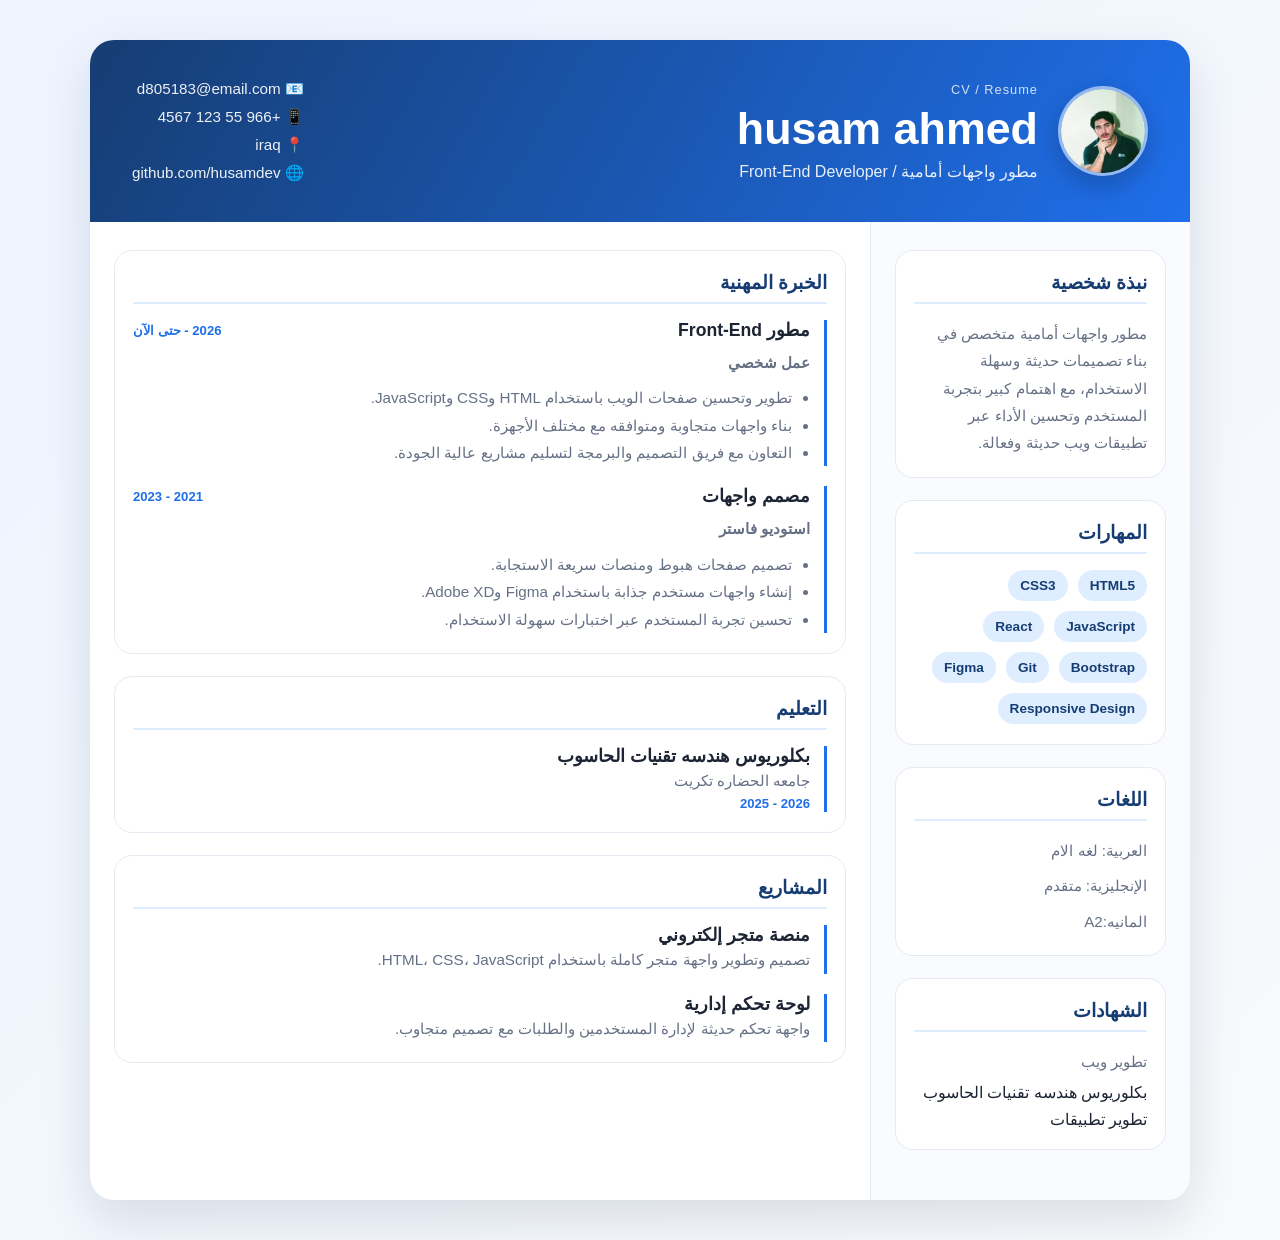
<file: index.html>
﻿<!DOCTYPE html>
<html lang="ar" dir="rtl">
  <head>
    <meta charset="UTF-8" />
    <meta name="viewport" content="width=device-width, initial-scale=1.0" />
    <title>سيرة ذاتية | حسام علي</title>
    <link rel="stylesheet" href="styl.css" />
  </head>
  <body>
    <div class="cv-page">
      <header class="hero">
        <div class="profile">
          <div class="avatar">
            <!-- غيّر هذا الرابط فقط إذا أردت تبديل الصورة -->
            <img src="husam.jpg"
             
        
            />
          </div>
          <div>
            <p class="eyebrow">CV / Resume</p>
            <h1>husam ahmed</h1>
            <p class="role">مطور واجهات أمامية / Front-End Developer</p>
          </div>
        </div>

        <ul class="contact">
          <li>📧 d805183@email.com</li>
          <li>📱 +966 55 123 4567</li>
          <li>📍 iraq </li>
          <li>🌐 github.com/husamdev</li>
        </ul>
      </header>

      <main class="content">
        <aside class="sidebar">
         
          <section class="card">
            <h2>نبذة شخصية</h2>
            <p>
              مطور واجهات أمامية متخصص في بناء تصميمات حديثة وسهلة الاستخدام،
              مع اهتمام كبير بتجربة المستخدم وتحسين الأداء عبر تطبيقات ويب
              حديثة وفعالة.
            </p>
          </section>

          <section class="card">
            <h2>المهارات</h2>
            <div class="skills">
              <span>HTML5</span>
              <span>CSS3</span>
              <span>JavaScript</span>
              <span>React</span>
              <span>Bootstrap</span>
              <span>Git</span>
              <span>Figma</span>
              <span>Responsive Design</span>
            </div>
          </section>

          <section class="card">
            <h2>اللغات</h2>
            <ul class="list">
              <li>العربية: لغه الام</li>
              <li>الإنجليزية: متقدم</li>
              <li>المانيه:A2</li>

            </ul>
          </section>

          <section class="card">
            <h2>الشهادات</h2>
            <ul class="list">
              <li>تطوير ويب</li>
              <il>بكلوريوس هندسه تقنيات الحاسوب </il>            
              <il> تطوير تطبيقات</il>
            </ul>
          </section>
        </aside>

        <section class="main-panel">
          <section class="card">
            <h2>الخبرة المهنية</h2>

            <div class="experience">
              <div class="job">
                <div class="job-head">
                  <h3>مطور Front-End</h3>
                  <span>2026 - حتى الآن</span>
                </div>
                <p class="company">عمل شخصي</p>
                <ul>
                  <li>تطوير وتحسين صفحات الويب باستخدام HTML وCSS وJavaScript.</li>
                  <li>بناء واجهات متجاوبة ومتوافقه مع مختلف الأجهزة.</li>
                  <li>التعاون مع فريق التصميم والبرمجة لتسليم مشاريع عالية الجودة.</li>
                </ul>
              </div>

              <div class="job">
                <div class="job-head">
                  <h3>مصمم واجهات</h3>
                  <span>2021 - 2023</span>
                </div>
                <p class="company">استوديو فاستر</p>
                <ul>
                  <li>تصميم صفحات هبوط ومنصات سريعة الاستجابة.</li>
                  <li>إنشاء واجهات مستخدم جذابة باستخدام Figma وAdobe XD.</li>
                  <li>تحسين تجربة المستخدم عبر اختبارات سهولة الاستخدام.</li>
                </ul>
              </div>
            </div>
          </section>

          <section class="card">
            <h2>التعليم</h2>
            <div class="education">
              <div class="edu-item">
                <h3>بكلوريوس هندسه تقنيات الحاسوب</h3>
                <p> جامعه الحضاره تكريت</p>
                <span>2026 - 2025</span>
              </div>
            </div>
          </section>

          <section class="card">
            <h2>المشاريع</h2>
            <div class="projects">
              <div class="project-item">
                <h3>منصة متجر إلكتروني</h3>
                <p>تصميم وتطوير واجهة متجر كاملة باستخدام HTML، CSS، JavaScript.</p>
              </div>
              <div class="project-item">
                <h3>لوحة تحكم إدارية</h3>
                <p>واجهة تحكم حديثة لإدارة المستخدمين والطلبات مع تصميم متجاوب.</p>
              </div>
            </div>
          </section>
        </section>
      </main>
    </div>
  </body>
</html>
</file>
<file: styl.css>
:root {
  --primary: #1f6feb;
  --primary-dark: #163d73;
  --bg: #f4f7fb;
  --panel: #ffffff;
  --text: #1d2433;
  --muted: #667085;
  --line: #e5eaf2;
  --accent: #dfeeff;
}

* {
  box-sizing: border-box;
  margin: 0;
  padding: 0;
}

body {
  font-family: "Segoe UI", Tahoma, Geneva, Verdana, sans-serif;
  background: linear-gradient(135deg, #edf4ff 0%, #f8fafc 100%);
  color: var(--text);
  padding: 40px 20px;
}

.cv-page {
  max-width: 1100px;
  margin: 0 auto;
  background: var(--panel);
  border-radius: 24px;
  box-shadow: 0 20px 50px rgba(15, 28, 53, 0.12);
  overflow: hidden;
}

.hero {
  background: linear-gradient(120deg, var(--primary-dark) 0%, var(--primary) 100%);
  color: #fff;
  display: flex;
  justify-content: space-between;
  gap: 20px;
  padding: 40px 42px;
  align-items: center;
}

.profile {
  display: flex;
  align-items: center;
  gap: 20px;
}

.avatar {
  width: 90px;
  height: 90px;
  border-radius: 50%;
  overflow: hidden;
  display: grid;
  place-items: center;
  background: rgba(255, 255, 255, 0.15);
  border: 3px solid rgba(255, 255, 255, 0.45);
  box-shadow: 0 10px 25px rgba(0, 0, 0, 0.2);
}

.avatar img {
  width: 100%;
  height: 100%;
  object-fit: cover;
  display: block;
}

.eyebrow {
  color: rgba(255, 255, 255, 0.8);
  font-size: 0.8rem;
  margin-bottom: 6px;
  letter-spacing: 1px;
}

h1 {
  font-size: clamp(2rem, 4vw, 2.8rem);
  margin-bottom: 8px;
}

.role {
  font-size: 1rem;
  color: rgba(255, 255, 255, 0.9);
}

.contact {
  list-style: none;
  display: grid;
  gap: 10px;
  font-size: 0.95rem;
  color: rgba(255, 255, 255, 0.92);
}

.content {
  display: grid;
  grid-template-columns: 320px 1fr;
}

.sidebar {
  background: #f9fbff;
  border-left: 1px solid var(--line);
  padding: 28px 24px;
}

.main-panel {
  padding: 28px 24px;
}

.card {
  background: var(--panel);
  border: 1px solid var(--line);
  border-radius: 18px;
  padding: 20px 18px;
  margin-bottom: 22px;
}

.card h2 {
  font-size: 1.2rem;
  margin-bottom: 16px;
  color: var(--primary-dark);
  border-bottom: 2px solid var(--accent);
  padding-bottom: 8px;
}

.card p,
.list li,
.project-item p,
.edu-item p,
.job ul li {
  color: var(--muted);
  line-height: 1.8;
  font-size: 0.95rem;
}

.skills {
  display: flex;
  flex-wrap: wrap;
  gap: 10px;
}

.skills span {
  background: var(--accent);
  color: var(--primary-dark);
  padding: 8px 12px;
  border-radius: 999px;
  font-size: 0.85rem;
  font-weight: 600;
}

.list {
  list-style: none;
  display: grid;
  gap: 8px;
}

.experience,
.projects,
.education {
  display: grid;
  gap: 20px;
}

.job,
.project-item,
.edu-item {
  border-right: 3px solid var(--primary);
  padding-right: 14px;
}

.job-head {
  display: flex;
  justify-content: space-between;
  gap: 12px;
  align-items: center;
  margin-bottom: 8px;
}

.job-head h3,
.project-item h3,
.edu-item h3 {
  font-size: 1.1rem;
  color: var(--text);
}

.job-head span,
.edu-item span {
  color: var(--primary);
  font-size: 0.82rem;
  font-weight: 700;
}

.company {
  color: var(--primary-dark);
  font-weight: 600;
  margin-bottom: 8px;
}

.job ul {
  padding-right: 18px;
  list-style: disc;
}

@media (max-width: 820px) {
  .hero,
  .content {
    grid-template-columns: 1fr;
    display: block;
  }

  .hero {
    padding: 28px 20px;
  }

  .profile {
    margin-bottom: 20px;
  }

  .contact {
    font-size: 0.9rem;
  }

  .sidebar,
  .main-panel {
    padding: 18px 16px;
  }

  .job-head {
    flex-direction: column;
    align-items: flex-start;
  }
}
</file>
